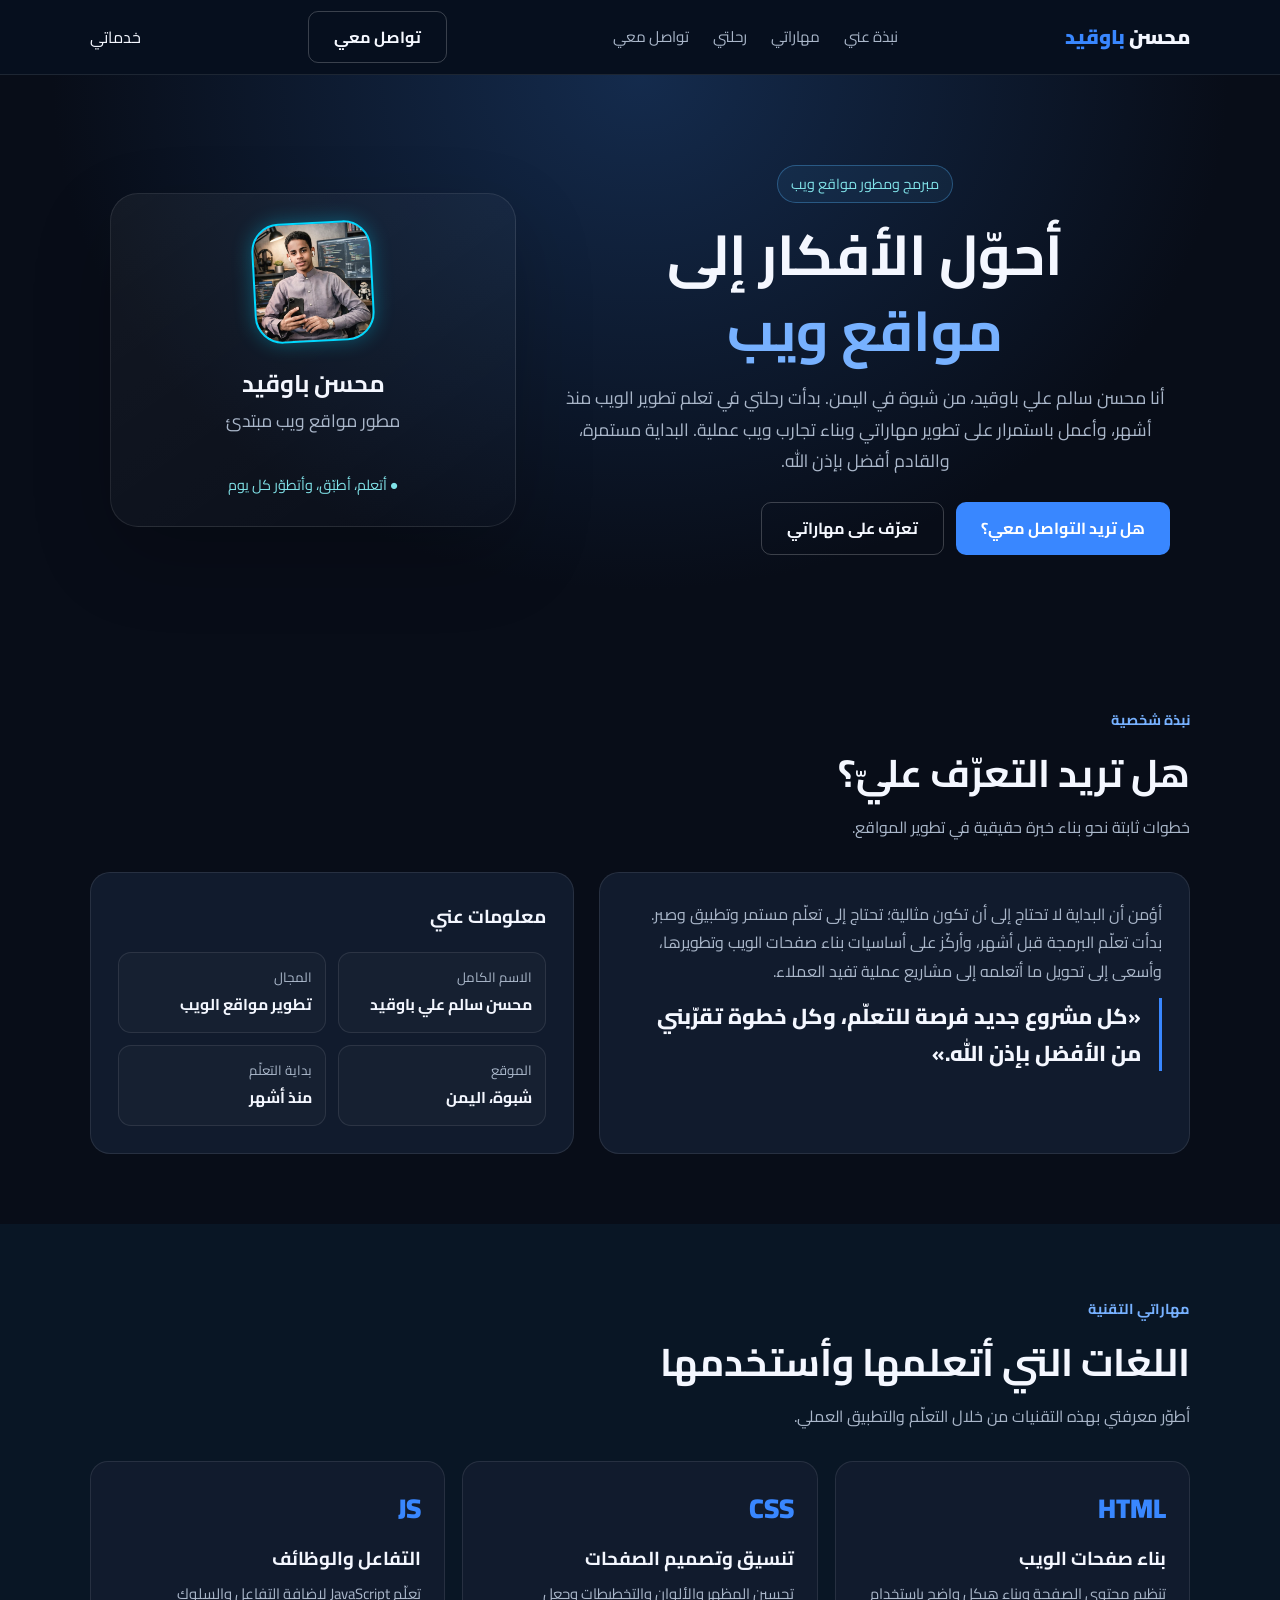
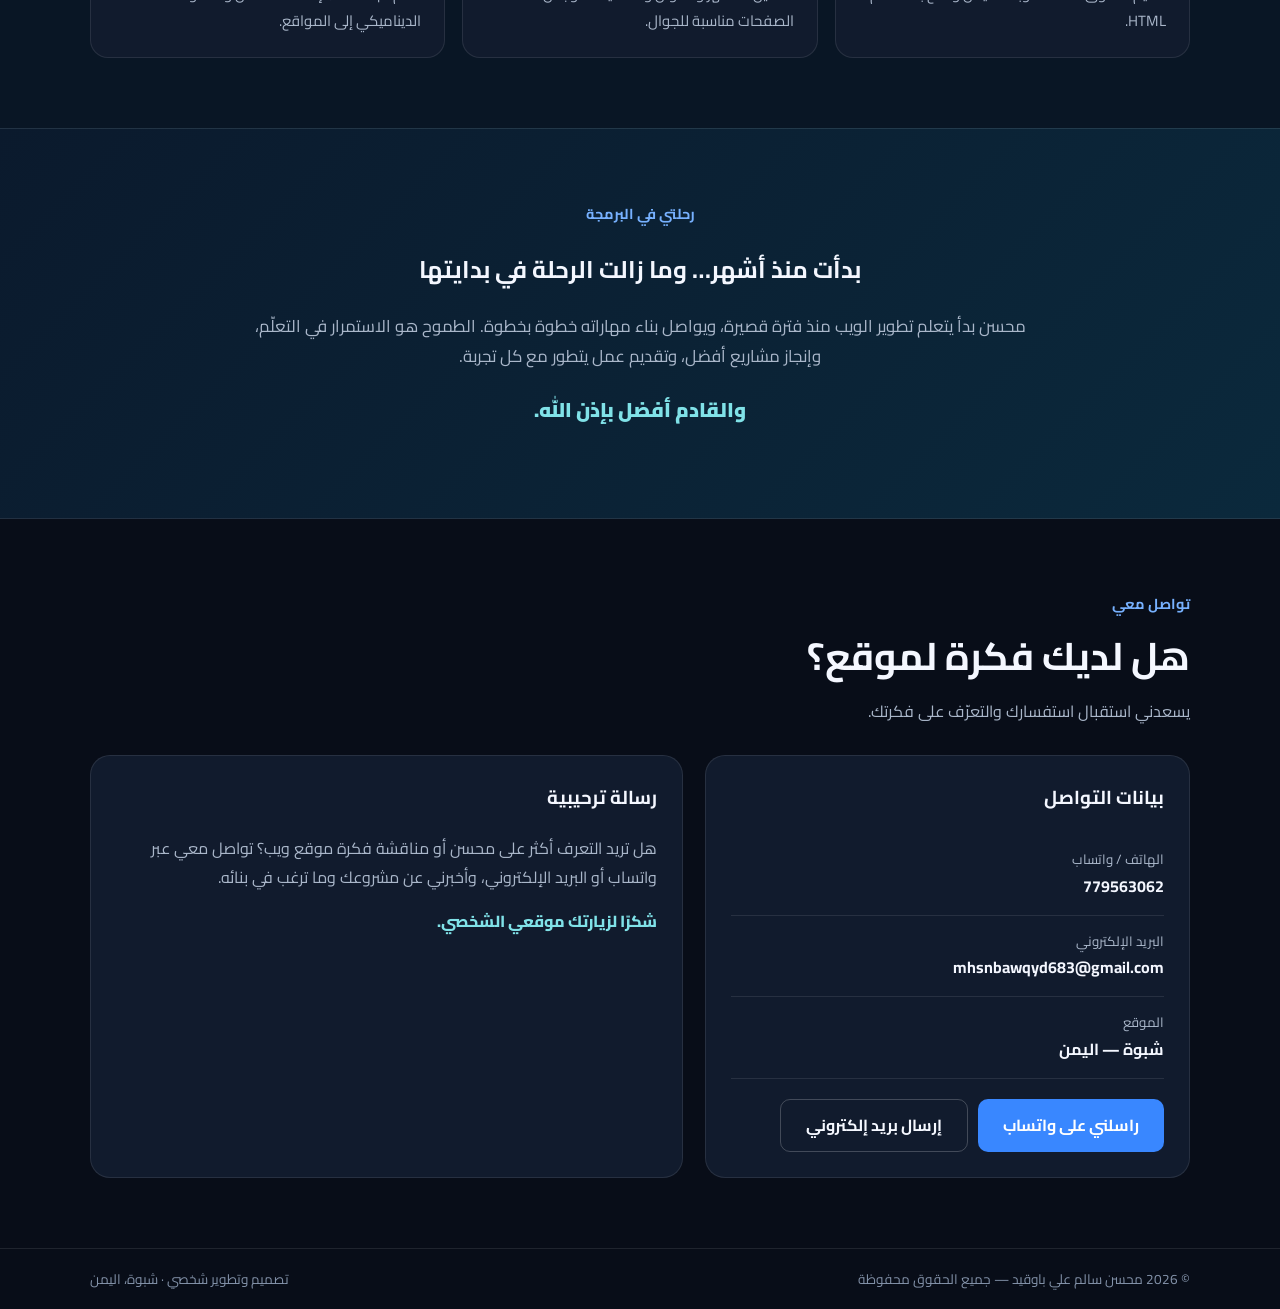
<file: index.html>
<!DOCTYPE html>
<html lang="ar" dir="rtl">
<head>
    <link rel="icon" type="image/png" href="شعار التبويب الموقع.jpg">
  <meta charset="UTF-8">
  <meta name="viewport" content="width=device-width, initial-scale=1.0">
  <meta name="description" content="محسن سالم علي باوقيد — مبرمج ومطور مواقع ويب من شبوة، اليمن.">
  <title>محسن باوقيد | مطور مواقع الويب</title>
  <style>
    :root{--bg:#07111f;--panel:#0d1b2e;--panel2:#10243b;--blue:#55b7ff;--cyan:#80e2e8;--white:#f5f8ff;--muted:#b3c0d2;--line:#ffffff18}
    *{box-sizing:border-box}
    html{scroll-behavior:smooth}
    body{margin:0;font-family:Tahoma,Arial,sans-serif;background:var(--bg);color:var(--white);line-height:1.85}
    a{color:inherit;text-decoration:none}
    .container{width:min(1100px,92%);margin:auto}
    header{position:sticky;top:0;z-index:5;background:#07111feF;border-bottom:1px solid var(--line);backdrop-filter:blur(12px)}
    .nav{display:flex;align-items:center;justify-content:space-between;gap:20px;min-height:74px}
    .logo{font-weight:900;font-size:1.25rem}.logo span{color:var(--blue)}
    nav{display:flex;gap:22px;font-size:.94rem;color:var(--muted)}
    nav a:hover{color:var(--cyan)}
    .button{display:inline-flex;align-items:center;justify-content:center;padding:11px 18px;border-radius:12px;font-weight:800;transition:.2s}
    .primary{background:linear-gradient(135deg,var(--blue),var(--cyan));color:#07111f}
    .secondary{border:1px solid #ffffff35;color:var(--white)}
    .hero{padding:90px 0 75px;position:relative;overflow:hidden;background:radial-gradient(ellipse at 10% 15%,#12436b77,transparent 38%),radial-gradient(ellipse at 90% 70%,#0c5b6760,transparent 35%)}
    .hero-grid{display:grid;grid-template-columns:1.2fr .8fr;gap:45px;align-items:center}
    .pill{display:inline-block;border:1px solid #55b7ff55;background:#55b7ff12;color:var(--cyan);padding:5px 13px;border-radius:100px;font-size:.9rem}
    h1{font-size:clamp(2.4rem,5.3vw,4.6rem);line-height:1.2;margin:18px 0}
    h1 span{color:var(--blue)}
    .hero p{font-size:1.1rem;color:var(--muted);max-width:620px}
    .actions{display:flex;gap:12px;flex-wrap:wrap;margin-top:25px}
    .profile-card{border:1px solid var(--line);background:linear-gradient(145deg,#ffffff0c,#ffffff03);border-radius:28px;padding:28px;min-height:310px;display:flex;flex-direction:column;justify-content:center;align-items:center;text-align:center;box-shadow:0 30px 80px #0003}
    .avatar{width:112px;height:112px;border-radius:30px;display:grid;place-items:center;font-size:2.8rem;font-weight:900;color:#07111f;background:linear-gradient(135deg,var(--blue),var(--cyan));transform:rotate(-3deg);margin-bottom:18px}
    .profile-card h2{margin:0;font-size:1.5rem}.profile-card p{margin:5px 0;color:var(--muted)}
    .status{margin-top:12px;color:var(--cyan);font-size:.9rem}
    section{padding:70px 0}
    .section-title{margin-bottom:30px}.eyebrow{color:var(--blue);font-weight:900}.section-title h2{font-size:clamp(1.8rem,3vw,2.5rem);margin:5px 0}.section-title p{color:var(--muted);margin:0}
    .about-grid{display:grid;grid-template-columns:1.1fr .9fr;gap:25px}
    .panel{background:var(--panel);border:1px solid var(--line);border-radius:20px;padding:27px}
    .panel p{color:var(--muted);margin:0 0 12px}
    .quote{font-size:1.35rem;font-weight:800;line-height:1.7;border-right:3px solid var(--blue);padding-right:18px}
    .facts{display:grid;grid-template-columns:1fr 1fr;gap:12px;margin-top:18px}
    .fact{background:#ffffff06;border:1px solid var(--line);border-radius:13px;padding:13px}
    .fact small{display:block;color:var(--muted)}.fact strong{font-size:.98rem}
    .skills{display:grid;grid-template-columns:repeat(3,1fr);gap:17px}
    .skill{background:var(--panel);border:1px solid var(--line);border-radius:18px;padding:23px;transition:transform .2s,border-color .2s}
    .skill:hover{transform:translateY(-4px);border-color:#55b7ff70}
    .skill .symbol{font-size:1.7rem;color:var(--blue);font-weight:900}
    .skill h3{margin:8px 0 5px}.skill p{color:var(--muted);font-size:.93rem;margin:0}
    .journey{background:linear-gradient(135deg,#0b1a2d,#0b293c);border-top:1px solid var(--line);border-bottom:1px solid var(--line)}
    .journey-inner{max-width:800px;margin:auto;text-align:center}.journey-inner p{color:var(--muted);font-size:1.05rem}
    .contact-grid{display:grid;grid-template-columns:.9fr 1.1fr;gap:22px}
    .contact-card{background:var(--panel);border:1px solid var(--line);border-radius:20px;padding:25px}
    .contact-row{padding:14px 0;border-bottom:1px solid var(--line);overflow-wrap:anywhere}
    .contact-row:last-child{border:0}.contact-row small{display:block;color:var(--muted)}.contact-row strong{direction:ltr;unicode-bidi:embed;display:inline-block}
    .contact-actions{display:flex;gap:10px;flex-wrap:wrap;margin-top:20px}
    footer{padding:25px 0;border-top:1px solid var(--line);color:var(--muted);font-size:.9rem}
    .footer-row{display:flex;justify-content:space-between;gap:12px;flex-wrap:wrap}
    @media(max-width:780px){nav{display:none}.hero{padding:60px 0}.hero-grid,.about-grid,.contact-grid{grid-template-columns:1fr}.profile-card{min-height:250px}.skills{grid-template-columns:1fr}.facts{grid-template-columns:1fr 1fr}section{padding:55px 0}}
.avatar {
  width: 120px;
  height: 120px;
  margin: 0 auto 20px;
  border-radius: 28px;
  overflow: hidden;
  border: 2px solid #00d9ff;
  box-shadow: 0 0 20px #00d9ff55;
}

.avatar img {
  width: 100%;
  height: 100%;
  object-fit: cover;
  display: block;
}

  </style>
  <link rel="stylesheet" href="services.css">
  <script ></script>
</head>
<body>
<header>
  <div class="container nav">
    <a href="#home" class="logo">محسن <span>باوقيد</span></a>
    <nav><a href="#about">نبذة عني</a><a href="#skills">مهاراتي</a><a href="#journey">رحلتي</a><a href="#contact">تواصل معي</a></nav>
    <a class="button secondary" href="#contact">تواصل معي</a>
    <a href="services.html">خدماتي</a>
  </div>
</header>

<main>
  <section class="hero" id="home">
    <div class="container hero-grid">
      <div>
        <span class="pill">مبرمج ومطور مواقع ويب</span>
        <h1>أحوّل الأفكار إلى<br><span>مواقع ويب</span></h1>
        <p>أنا محسن سالم علي باوقيد، من شبوة في اليمن. بدأت رحلتي في تعلم تطوير الويب منذ أشهر، وأعمل باستمرار على تطوير مهاراتي وبناء تجارب ويب عملية. البداية مستمرة، والقادم أفضل بإذن الله.</p>
        <div class="actions">
          <a class="button primary" href="#contact">هل تريد التواصل معي؟</a>
          <a class="button secondary" href="#skills">تعرّف على مهاراتي</a>
        </div>
      </div>
      <div class="profile-card">
        <div class="avatar">
  <img src="photo_2026-11-07_13-28-17.jpg" alt="محسن باوقيد">
</div>
        <h2>محسن باوقيد</h2>
        <p>مطور مواقع ويب مبتدئ</p>
        <div class="status">● أتعلم، أطبّق، وأتطوّر كل يوم</div>
      </div>
    </div>
  </section>

  <section id="about">
    <div class="container">
      <div class="section-title"><span class="eyebrow">نبذة شخصية</span><h2>هل تريد التعرّف عليّ؟</h2><p>خطوات ثابتة نحو بناء خبرة حقيقية في تطوير المواقع.</p></div>
      <div class="about-grid">
        <div class="panel">
          <p>أؤمن أن البداية لا تحتاج إلى أن تكون مثالية؛ تحتاج إلى تعلّم مستمر وتطبيق وصبر. بدأت تعلّم البرمجة قبل أشهر، وأركّز على أساسيات بناء صفحات الويب وتطويرها، وأسعى إلى تحويل ما أتعلمه إلى مشاريع عملية تفيد العملاء.</p>
          <div class="quote">«كل مشروع جديد فرصة للتعلّم، وكل خطوة تقرّبني من الأفضل بإذن الله.»</div>
        </div>
        <div class="panel">
          <h3 style="margin-top:0">معلومات عني</h3>
          <div class="facts">
            <div class="fact"><small>الاسم الكامل</small><strong>محسن سالم علي باوقيد</strong></div>
            <div class="fact"><small>المجال</small><strong>تطوير مواقع الويب</strong></div>
            <div class="fact"><small>الموقع</small><strong>شبوة، اليمن</strong></div>
            <div class="fact"><small>بداية التعلّم</small><strong>منذ أشهر</strong></div>
          </div>
        </div>
      </div>
    </div>
  </section>

  <section id="skills" style="background:#091625">
    <div class="container">
      <div class="section-title"><span class="eyebrow">مهاراتي التقنية</span><h2>اللغات التي أتعلمها وأستخدمها</h2><p>أطوّر معرفتي بهذه التقنيات من خلال التعلّم والتطبيق العملي.</p></div>
      <div class="skills">
        <article class="skill"><div class="symbol">HTML</div><h3>بناء صفحات الويب</h3><p>تنظيم محتوى الصفحة وبناء هيكل واضح باستخدام HTML.</p></article>
        <article class="skill"><div class="symbol">CSS</div><h3>تنسيق وتصميم الصفحات</h3><p>تحسين المظهر والألوان والتخطيطات وجعل الصفحات مناسبة للجوال.</p></article>
        <article class="skill"><div class="symbol">JS</div><h3>التفاعل والوظائف</h3><p>تعلّم JavaScript لإضافة التفاعل والسلوك الديناميكي إلى المواقع.</p></article>
      </div>
    </div>
  </section>

  <section class="journey" id="journey">
    <div class="container journey-inner">
      <span class="eyebrow">رحلتي في البرمجة</span>
      <h2>بدأت منذ أشهر… وما زالت الرحلة في بدايتها</h2>
      <p>محسن بدأ يتعلم تطوير الويب منذ فترة قصيرة، ويواصل بناء مهاراته خطوة بخطوة. الطموح هو الاستمرار في التعلّم، وإنجاز مشاريع أفضل، وتقديم عمل يتطور مع كل تجربة.</p>
      <p style="color:var(--cyan);font-weight:900;font-size:1.25rem">والقادم أفضل بإذن الله.</p>
    </div>
  </section>

  <section id="contact">
    <div class="container">
      <div class="section-title"><span class="eyebrow">تواصل معي</span><h2>هل لديك فكرة لموقع؟</h2><p>يسعدني استقبال استفسارك والتعرّف على فكرتك.</p></div>
      <div class="contact-grid">
        <div class="contact-card">
          <h3 style="margin-top:0">بيانات التواصل</h3>
          <div class="contact-row"><small>الهاتف / واتساب</small><strong>779563062</strong></div>
          <div class="contact-row"><small>البريد الإلكتروني</small><strong style="text-transform:none">mhsnbawqyd683@gmail.com</strong></div>
          <div class="contact-row"><small>الموقع</small><strong style="direction:rtl">شبوة — اليمن</strong></div>
          <div class="contact-actions">
            <a class="button primary" href="https://wa.me/967779563062" target="_blank" rel="noopener">راسلني على واتساب</a>
            <a class="button secondary" href="mailto:mhsnbawqyd683@gmail.com">إرسال بريد إلكتروني</a>
          </div>
        </div>
        <div class="contact-card">
          <h3 style="margin-top:0">رسالة ترحيبية</h3>
          <p style="color:var(--muted)">هل تريد التعرف أكثر على محسن أو مناقشة فكرة موقع ويب؟ تواصل معي عبر واتساب أو البريد الإلكتروني، وأخبرني عن مشروعك وما ترغب في بنائه.</p>
          <p style="color:var(--cyan);font-weight:800">شكرًا لزيارتك موقعي الشخصي.</p>
        </div>
      </div>
    </div>
  </section>
</main>
<footer>
  <div class="container footer-row">
    <span>© <span id="year"></span> محسن سالم علي باوقيد — جميع الحقوق محفوظة</span>
    <span>تصميم وتطوير شخصي · شبوة، اليمن</span>
  </div>
</footer>
<script>document.getElementById("year").textContent = new Date().getFullYear();</script>
</body>
</html>
</file>
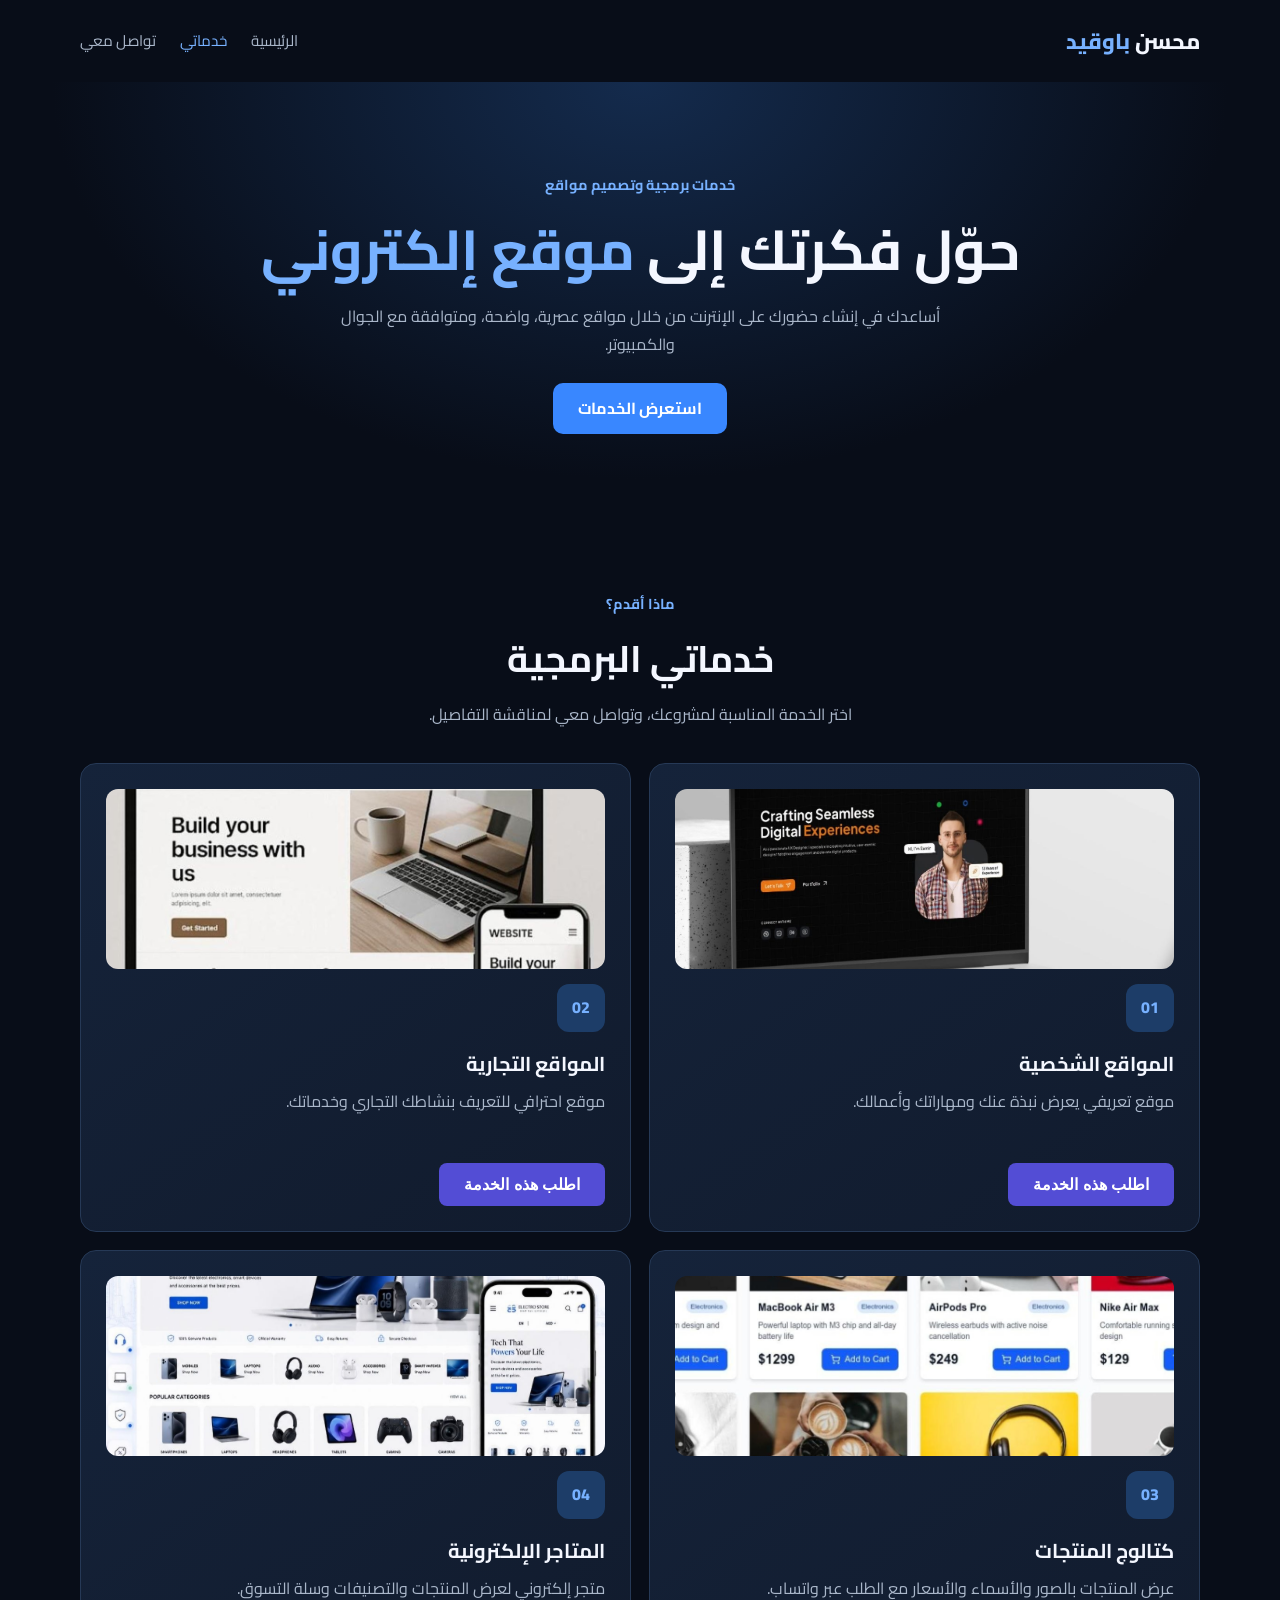
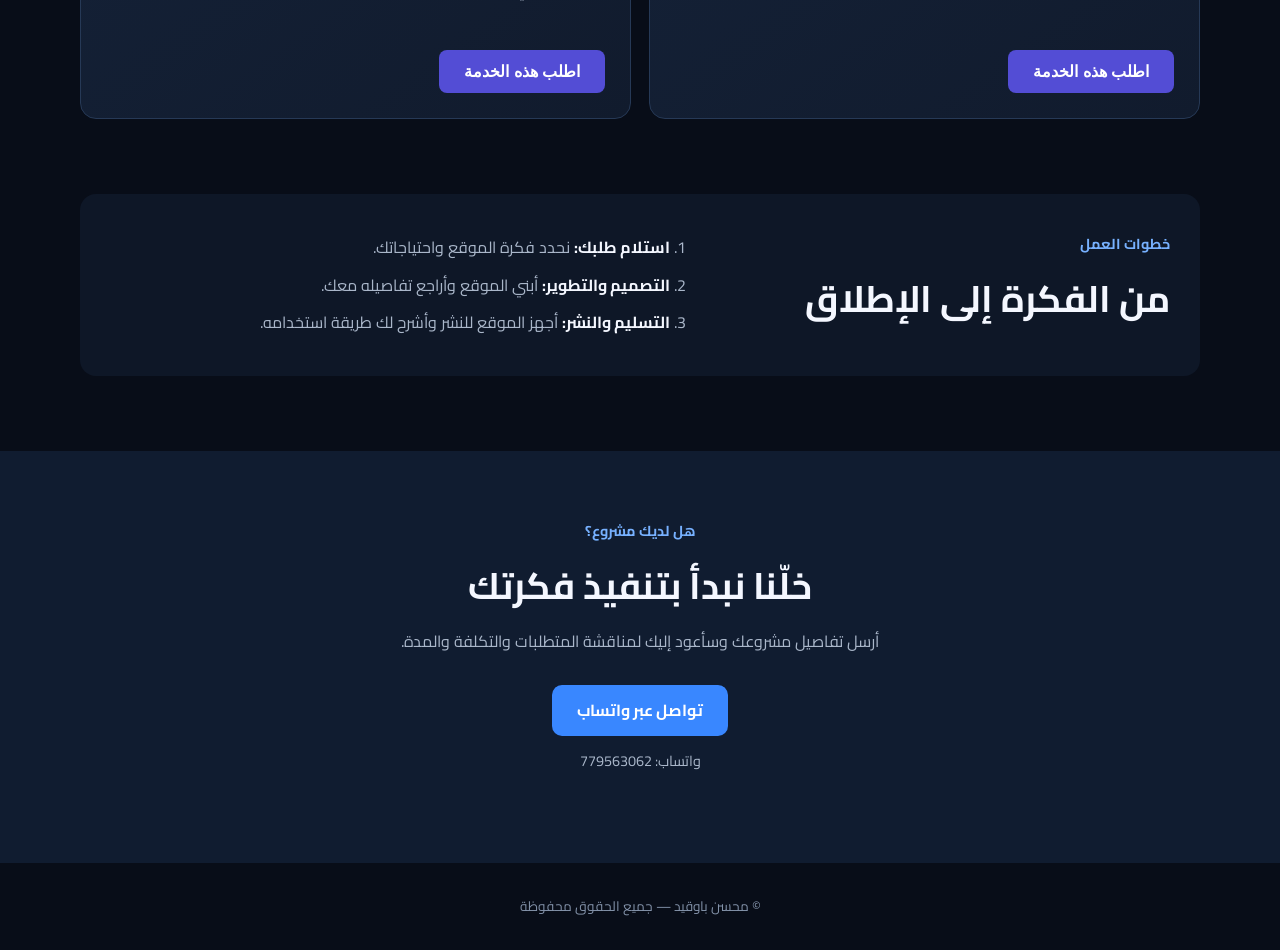
<file: services.html>
<!DOCTYPE html>
<html lang="ar" dir="rtl">
<head>
  <link rel="icon" type="image/png" href="شعار التبويب الموقع.jpg">
  <meta charset="UTF-8">
  <meta name="viewport" content="width=device-width, initial-scale=1.0">
  <meta name="description" content="خدمات محسن باوقيد في تصميم وتطوير المواقع والمتاجر الإلكترونية.">
  <title>خدماتي البرمجية | محسن باوقيد</title>
  <link rel="stylesheet" href="services.css">
</head>
<body>
  <header class="site-header">
    <a class="brand" href="index.html">محسن <span>باوقيد</span></a>
    <nav aria-label="القائمة الرئيسية">
      <a href="index.html">الرئيسية</a>
      <a class="active" href="services.html">خدماتي</a>
      <a href="#contact">تواصل معي</a>
    </nav>
  </header>

  <main>
    <section class="hero">
      <span class="eyebrow">خدمات برمجية وتصميم مواقع</span>
      <h1>حوّل فكرتك إلى <span>موقع إلكتروني</span></h1>
      <p>أساعدك في إنشاء حضورك على الإنترنت من خلال مواقع عصرية، واضحة، ومتوافقة مع الجوال والكمبيوتر.</p>
      <a class="button primary" href="#services">استعرض الخدمات</a>
    </section>

    <section class="section" id="services">
      <div class="section-heading">
        <span class="eyebrow">ماذا أقدم؟</span>
        <h2>خدماتي البرمجية</h2>
        <p>اختر الخدمة المناسبة لمشروعك، وتواصل معي لمناقشة التفاصيل.</p>
      </div>

      <div class="services-grid">
      <article class="service-card">

    <img src="صوره موقع شخصي.jpg"
         alt="المواقع الشخصية"
         class="service-image">

    <div class="service-icon">01</div>

    <h3>المواقع الشخصية</h3>

    <p>موقع تعريفي يعرض نبذة عنك ومهاراتك وأعمالك.</p>
 <button class="order-btn"
        onclick="orderService('تصميم المواقع الشخصية')">
  اطلب هذه الخدمة
</button>
</article>

        <article class="service-card">
  <img src="م تجاري.jpg"
       alt="تصميم المواقع التجارية"
       class="service-image">

  <div class="service-icon">02</div>
  <h3>المواقع التجارية</h3>
  <p>موقع احترافي للتعريف بنشاطك التجاري وخدماتك.</p>
  <button class="order-btn"
        onclick="orderService('تصميم المواقع  التجارية')">
  اطلب هذه الخدمة
</button>
</article>

        <article class="service-card">
  <img src="كتلوج منتجات.jpg"
       alt="كتالوج المنتجات"
       class="service-image">

  <div class="service-icon">03</div>
  <h3>كتالوج المنتجات</h3>
  <p>عرض المنتجات بالصور والأسماء والأسعار مع الطلب عبر واتساب.</p>
   <button class="order-btn"
        onclick="orderService('تصميم كتالوج منتجات')">
  اطلب هذه الخدمة
</button>
</article>
      <article class="service-card">
  <img src="متجر اكتروني.jpg"
       alt="المتاجر الإلكترونية"
       class="service-image">

  <div class="service-icon">04</div>
  <h3>المتاجر الإلكترونية</h3>
  <p>متجر إلكتروني لعرض المنتجات والتصنيفات وسلة التسوق.</p>
  <button class="order-btn"
        onclick="orderService('تصميم المتاجر الإلكترونية')">
  اطلب هذه الخدمة
</button>
</article>
        
      </div>
    </section>

    <section class="process">
      <div>
        <span class="eyebrow">خطوات العمل</span>
        <h2>من الفكرة إلى الإطلاق</h2>
      </div>
      <ol>
        <li><strong>استلام طلبك:</strong> نحدد فكرة الموقع واحتياجاتك.</li>
        <li><strong>التصميم والتطوير:</strong> أبني الموقع وأراجع تفاصيله معك.</li>
        <li><strong>التسليم والنشر:</strong> أجهز الموقع للنشر وأشرح لك طريقة استخدامه.</li>
      </ol>
    </section>

    <section class="contact" id="contact">
      <span class="eyebrow">هل لديك مشروع؟</span>
      <h2>خلّنا نبدأ بتنفيذ فكرتك</h2>
      <p>أرسل تفاصيل مشروعك وسأعود إليك لمناقشة المتطلبات والتكلفة والمدة.</p>
      <a class="button primary" id="contactButton" href="https://wa.me/967779563062" target="_blank" rel="noopener">تواصل عبر واتساب</a>
      <p class="phone">واتساب: 779563062</p>
    </section>
  </main>

  <footer>
    <p>© <span id="year"></span> محسن باوقيد — جميع الحقوق محفوظة</p>
  </footer>
  <script src="services.js"></script>
</body>
</html>
</file>
<file: services.css>
@import url('https://fonts.googleapis.com/css2?family=Cairo:wght@400;500;600;700;800&display=swap');

:root {
  --bg: #080d18;
  --panel: #111b2d;
  --panel-light: #15233a;
  --text: #f4f7ff;
  --muted: #aab7ca;
  --blue: #3987ff;
  --blue-light: #77b1ff;
}
* { box-sizing: border-box; }
html { scroll-behavior: smooth; }
body {
  margin: 0; background: var(--bg); color: var(--text);
  font-family: 'Cairo', Tahoma, sans-serif; line-height: 1.8;
}
a { color: inherit; text-decoration: none; }
.site-header {
  width: min(1120px, 92%); margin: auto; min-height: 82px;
  display: flex; align-items: center; justify-content: space-between; gap: 20px;
}
.brand { font-size: 1.35rem; font-weight: 800; }
.brand span, .hero h1 span { color: var(--blue-light); }
nav { display: flex; gap: 24px; color: var(--muted); font-size: .95rem; }
nav a:hover, nav a.active { color: var(--blue-light); }
.hero {
  min-height: 430px; padding: 90px 5% 80px; text-align: center;
  display: flex; flex-direction: column; align-items: center; justify-content: center;
  background: radial-gradient(ellipse at top, #142b4d 0%, var(--bg) 65%);
}
.eyebrow { color: var(--blue-light); font-weight: 700; font-size: .9rem; }
.hero h1 { font-size: clamp(2rem, 5vw, 3.5rem); line-height: 1.35; margin: 14px 0; }
.hero p, .section-heading p, .contact p { color: var(--muted); max-width: 650px; margin: 0 auto 24px; }
.button {
  display: inline-flex; align-items: center; justify-content: center;
  padding: 11px 25px; border-radius: 10px; font-weight: 700; transition: .2s;
}
.primary { background: var(--blue); color: white; }
.primary:hover { background: #236fe0; transform: translateY(-2px); }
.section { width: min(1120px, 92%); margin: 75px auto; }
.section-heading { text-align: center; margin-bottom: 34px; }
.section-heading h2, .process h2, .contact h2 { font-size: clamp(1.7rem, 4vw, 2.3rem); margin: 8px 0; }
.services-grid { display: grid; grid-template-columns: repeat(2, 1fr); gap: 18px; }
.service-card {
  background: linear-gradient(145deg, var(--panel-light), var(--panel));
  border: 1px solid #263956; border-radius: 16px; padding: 25px;
}
.service-icon {
  width: 48px; height: 48px; display: grid; place-items: center;
  border-radius: 12px; background: #1d3d68; color: var(--blue-light); font-weight: 800;
}
.service-card h3 { margin: 14px 0 5px; font-size: 1.25rem; }
.service-card p { color: var(--muted); min-height: 58px; margin: 0 0 18px; }
.order-button {
  border: 1px solid var(--blue); color: var(--blue-light); background: transparent;
  padding: 8px 17px; border-radius: 9px; font: inherit; cursor: pointer;
}
.order-button:hover { background: var(--blue); color: white; }
.process {
  width: min(1120px, 92%); margin: 75px auto; padding: 30px;
  border-radius: 16px; background: #0e1727; display: grid;
  grid-template-columns: 1fr 1.3fr; gap: 30px; align-items: center;
}
.process ol { margin: 0; padding-right: 22px; color: var(--muted); }
.process li { margin: 9px 0; }
.process strong { color: var(--text); }
.contact { text-align: center; padding: 65px 5%; background: #101c30; }
.contact .button { margin-top: 5px; }
.phone { margin-top: 12px !important; font-size: .9rem; }
footer { text-align: center; padding: 18px; color: #8392a9; font-size: .85rem; }
@media (max-width: 650px) {
  .site-header { flex-direction: column; justify-content: center; padding: 14px 0; }
  nav { gap: 16px; flex-wrap: wrap; justify-content: center; }
  .hero { min-height: 370px; padding-top: 65px; }
  .services-grid, .process { grid-template-columns: 1fr; }
  .service-card p { min-height: 0; }
  .process { padding: 24px; }
}
.service-image {
    width: 100%;
    height: 190px;
    object-fit: cover;
    border-radius: 12px;
    margin-bottom: 15px;
    display: block;
}
.service-image {
  width: 100%;
  height: 180px;
  object-fit: cover;
  border-radius: 12px;
  display: block;
  margin-bottom: 15px;
}
.order-btn {
    display: inline-block;
    background: #534dd5;
    color: white;
    border: none;
    padding: 12px 25px;
    border-radius: 8px;
    font-size: 16px;
    font-weight: bold;
    cursor: pointer;
    transition: 0.3s;
}

.order-btn:hover {
    background: #1b3049;
    transform: translateY(-2px);
}
</file>
